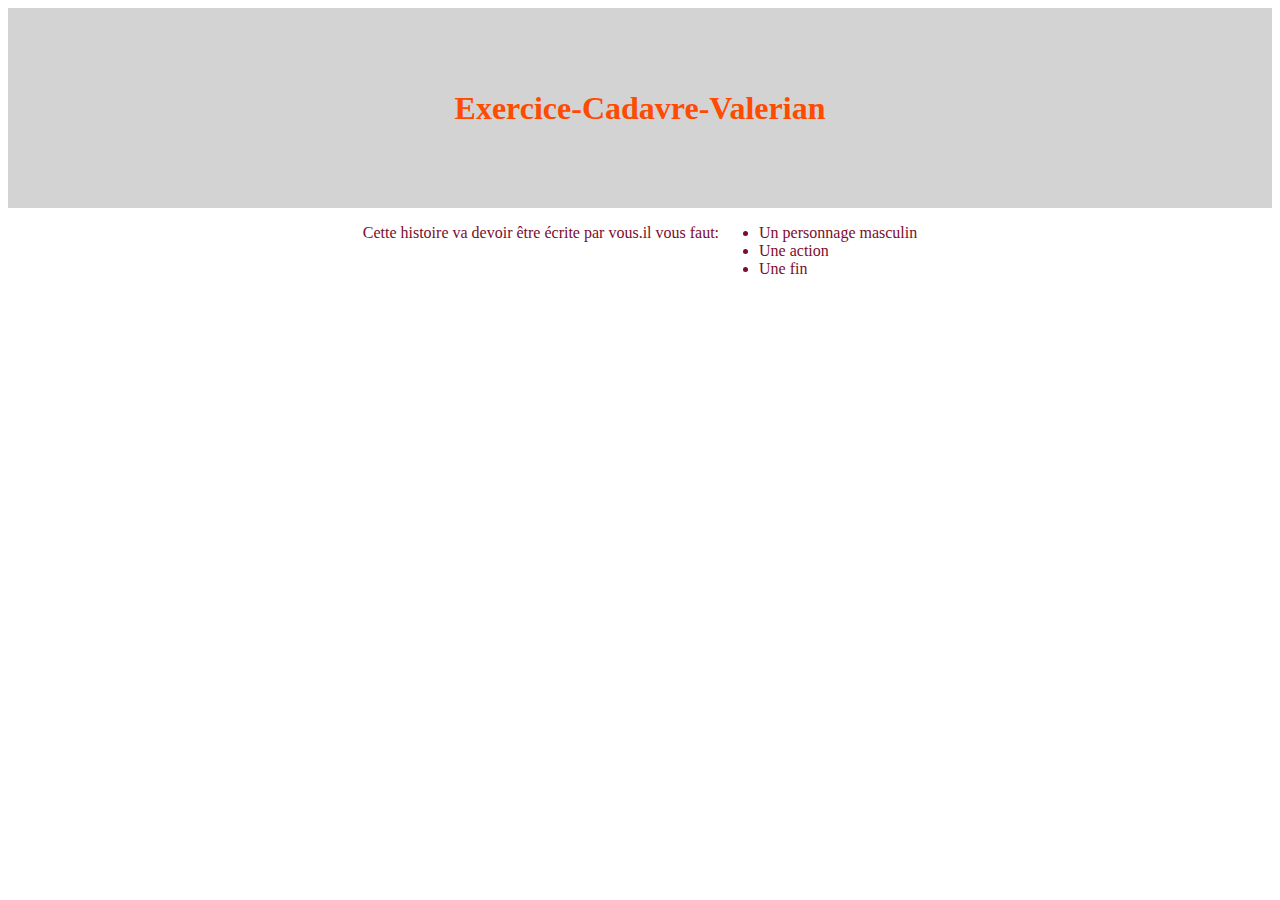
<file: index.html>
<!DOCTYPE html>
<html lang="en">
<head>
  <meta charset="UTF-8">
  <meta name="viewport" content="width=device-width, initial-scale=1.0">
  <meta http-equiv="X-UA-Compatible" content="ie=edge">
  <title>index</title>
  <link rel="stylesheet" type="text/css" href="style.css">
</head>

<body>
<div class=header>
  <h1>Exercice-Cadavre-Valerian</h1>
</div>

<div class=text>
  <p>Cette histoire va devoir être écrite par vous.</p>
  <p>il vous faut:</p>
  <div class=list>
  <ul>
    <li>Un personnage masculin</li>
    <li>Une action</li>
    <li>Une fin</li>

  </ul>

</div>
</div>



</body>
</html>
</file>
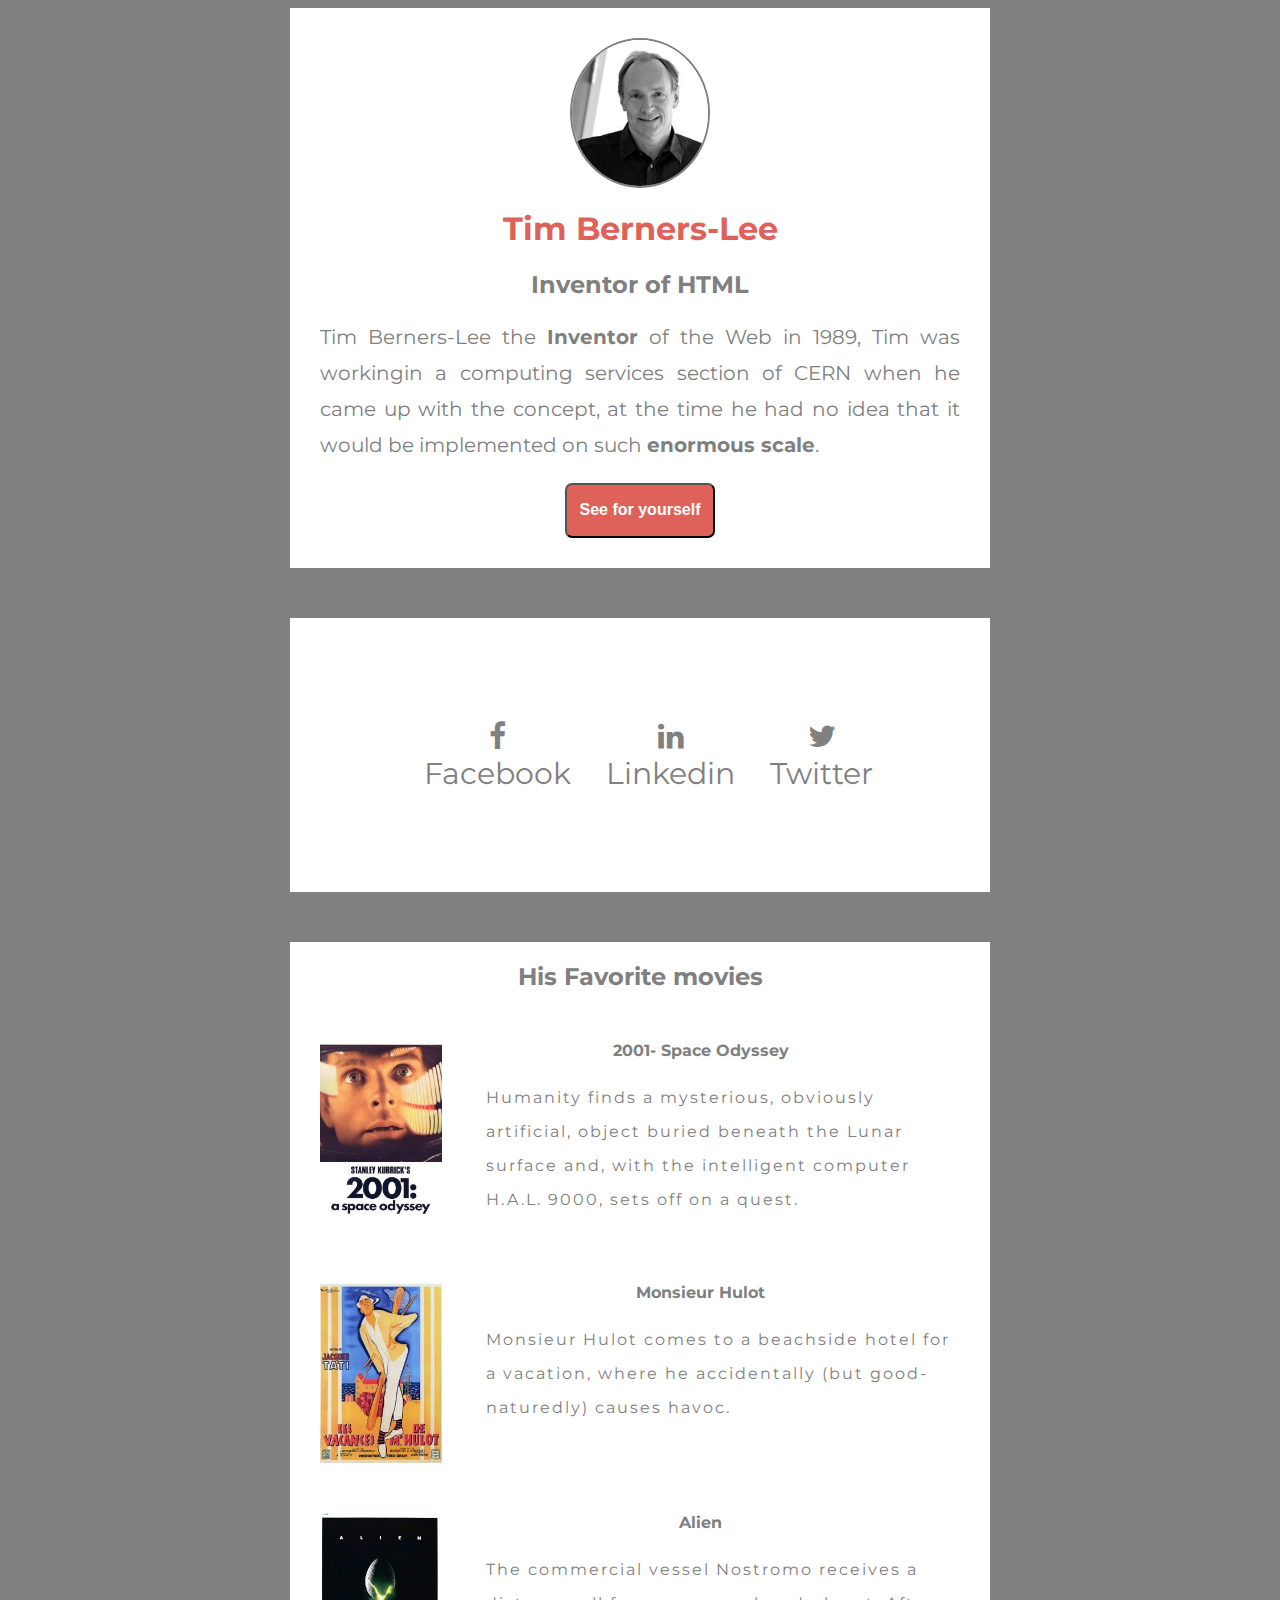
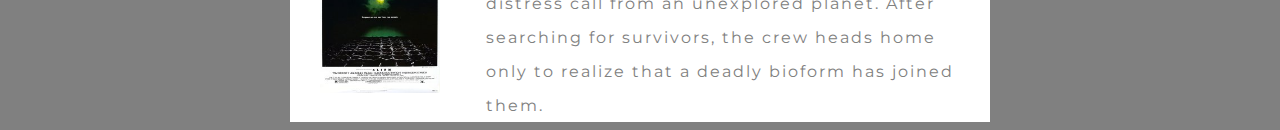
<file: Starting-Web-Development/index.html>
<!DOCTYPE html>
<html lang="en">
<head>
  <meta charset="UTF-8">
  <meta name="viewport" content="width=device-width, initial-scale=1">
  <meta http-equiv="X-UA-Compatible" content="ie=edge">
  <link rel="stylesheet" type="text/css" href="style.css">
  <link href="https://maxcdn.bootstrapcdn.com/font-awesome/4.7.0/css/font-awesome.min.css" rel="stylesheet"
integrity="sha384-wvfXpqpZZVQGK6TAh5PVlGOfQNHSoD2xbE+QkPxCAFlNEevoEH3Sl0sibVcOQVnN" crossorigin="anonymous">

  <title>Berners-Lee</title>
  <link href="https://fonts.googleapis.com/css?family=Open+Sans|Open+Sans+Condensed:300" rel="stylesheet"> 
  <link rel="stylesheet" href="http://fonts.googleapis.com/css?family=Open+Sans:400,300,700|Montserrat:400,700">
</head>
<body>
<div class=container>
	<div class="header section">
		<img src="image/1.jpg"/>
		<h1>Tim Berners-Lee</h1>
		<h2>Inventor of HTML</h2>
		<p class="p">Tim Berners-Lee the <strong>Inventor</strong>  of the Web in 1989, Tim was workingin a computing services section of CERN when he came up with the concept, at the time he had no idea that it would be implemented on such <strong>enormous scale</strong>.</p>
		<button>See for yourself</button>
	</div>
	<div class="social section">
	<div class=icon>
		<ul>
			<li><a href="#"><i class="fa fa-facebook " aria-hidden="true"></i> <br>Facebook</a></li>
			<li><a href=""><i class="fa fa-linkedin " aria-hidden="true"></i> <br>Linkedin</a></li>
			<li><a href=""><i class="fa fa-twitter " aria-hidden="true"></i> <br>Twitter</a></li>
		</ul>
	</div>
		
		
	</div>
	<div class="movies section">
			<h2>His Favorite movies</h2>
			<div class=movie>
				<div class=img><img src="image/2.jpg"/></div>
				<div class=inMovie>
					<h4>2001- Space Odyssey</h4>
					<p>Humanity finds a mysterious, obviously artificial, object buried beneath the Lunar surface and, with
                    the intelligent computer H.A.L. 9000, sets off on a quest.</p>
				</div>
			</div>
			<div class=clear>	</div>
			<div class=movie>
				<div class=img><img src="image/3.jpg"/></div>
				<div class=inMovie>
					<h4>Monsieur Hulot</h4>
					<p>Monsieur Hulot comes to a beachside hotel for a vacation, where he accidentally (but good-naturedly)
                    causes havoc.</p>
				</div>
			</div>
			<div class=clear>	</div>
			<div class=movie>
				<div class=img><img src="image/4.jpg"/></div>
				<div class=inMovie>
					<h4>Alien</h4>
					<p>The commercial vessel Nostromo receives a distress call from an unexplored planet.
                    After searching for survivors, the crew heads home only to realize that a deadly bioform has joined
                    them.</p>
				</div>
			</div>
		</div>
</div>
</body>
</html>
</file>
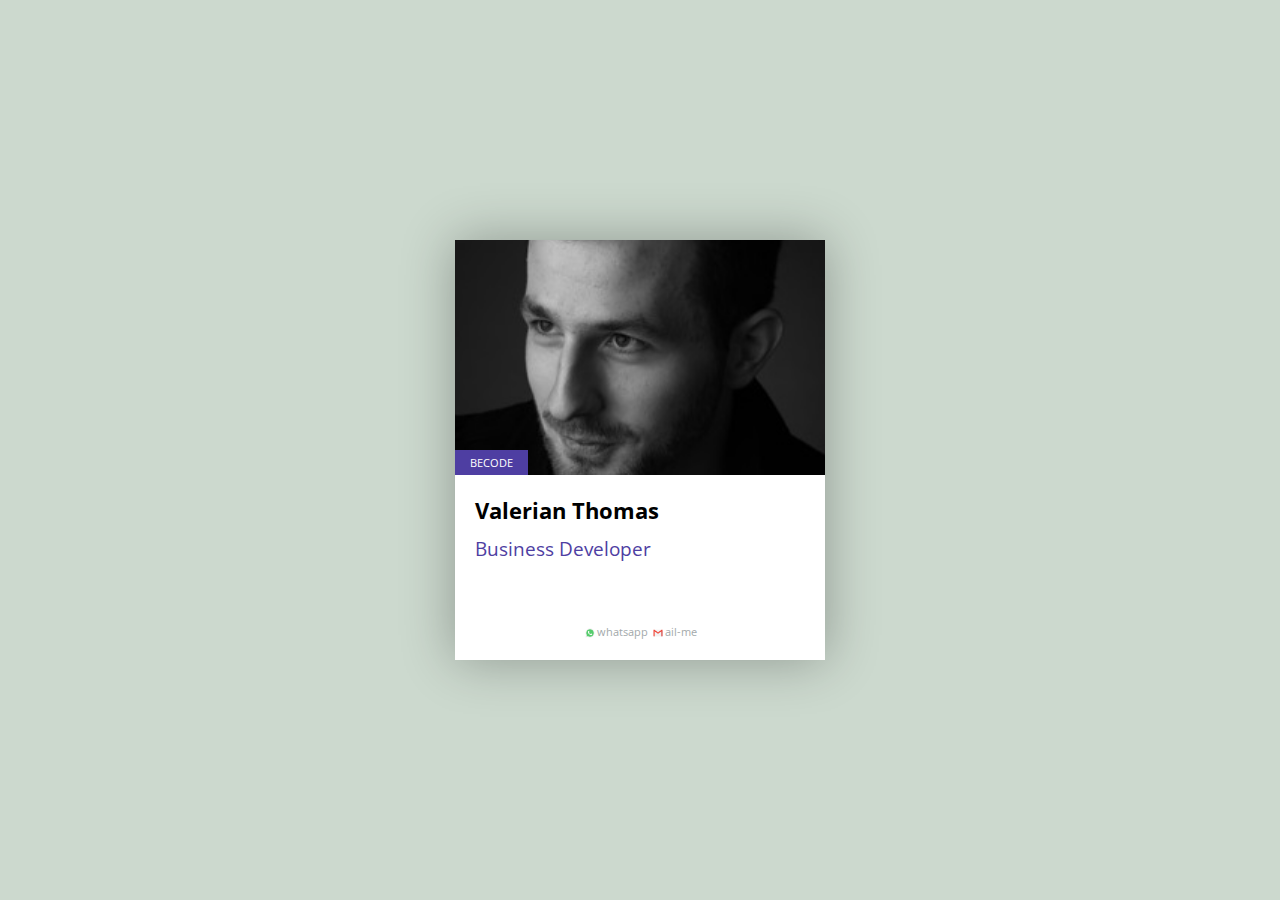
<file: Vcard/index.html>
<!DOCTYPE html>
<html lang="en">
<head>
  <meta charset="UTF-8">
  <meta name="viewport" content="width=device-width, initial-scale=1">
  <meta http-equiv="X-UA-Compatible" content="ie=edge">
  <link rel="stylesheet" type="text/css" href="style.css">
  <title>Vcard</title>
  <link href="https://fonts.googleapis.com/css?family=Open+Sans|Open+Sans+Condensed:300" rel="stylesheet"> 
</head>
<body>
	<article class= card>
		<div class=card__thumb>
			<img src="img/photo.jpg"/>
		</div>
		
		<div class=body>
			<div class=category>
				<a href="#">BeCode</a>
			</div>
			<h2 class=title><a href="#">Valerian Thomas</a></h2>
			<div class=subtitle>Business Developer</div>
				<div class=description>
				<p>
				Hello there! I am a Business and Web developer from Belgium. If you are looking for some help in creating and launching your business , your are at the write place. Feel free to contact me: <br>
				phone: +32 478 77 33 36 <br>
				LinkedIn: <a href="#">Valerian Thomas</a> 
				</p>
				</div>	
		</div>
		<footer class=footer>
			<span class=icon1><img src="img/whatsapp.png"/></span><a href="#">whatsapp</a>
			<span class=icon2><img src="img/gmail.png"/></span><a href="mailto:thomasvalerian93@gmail.com">ail-me</a>

		</footer>
	</article>
</body>
</html>
</file>
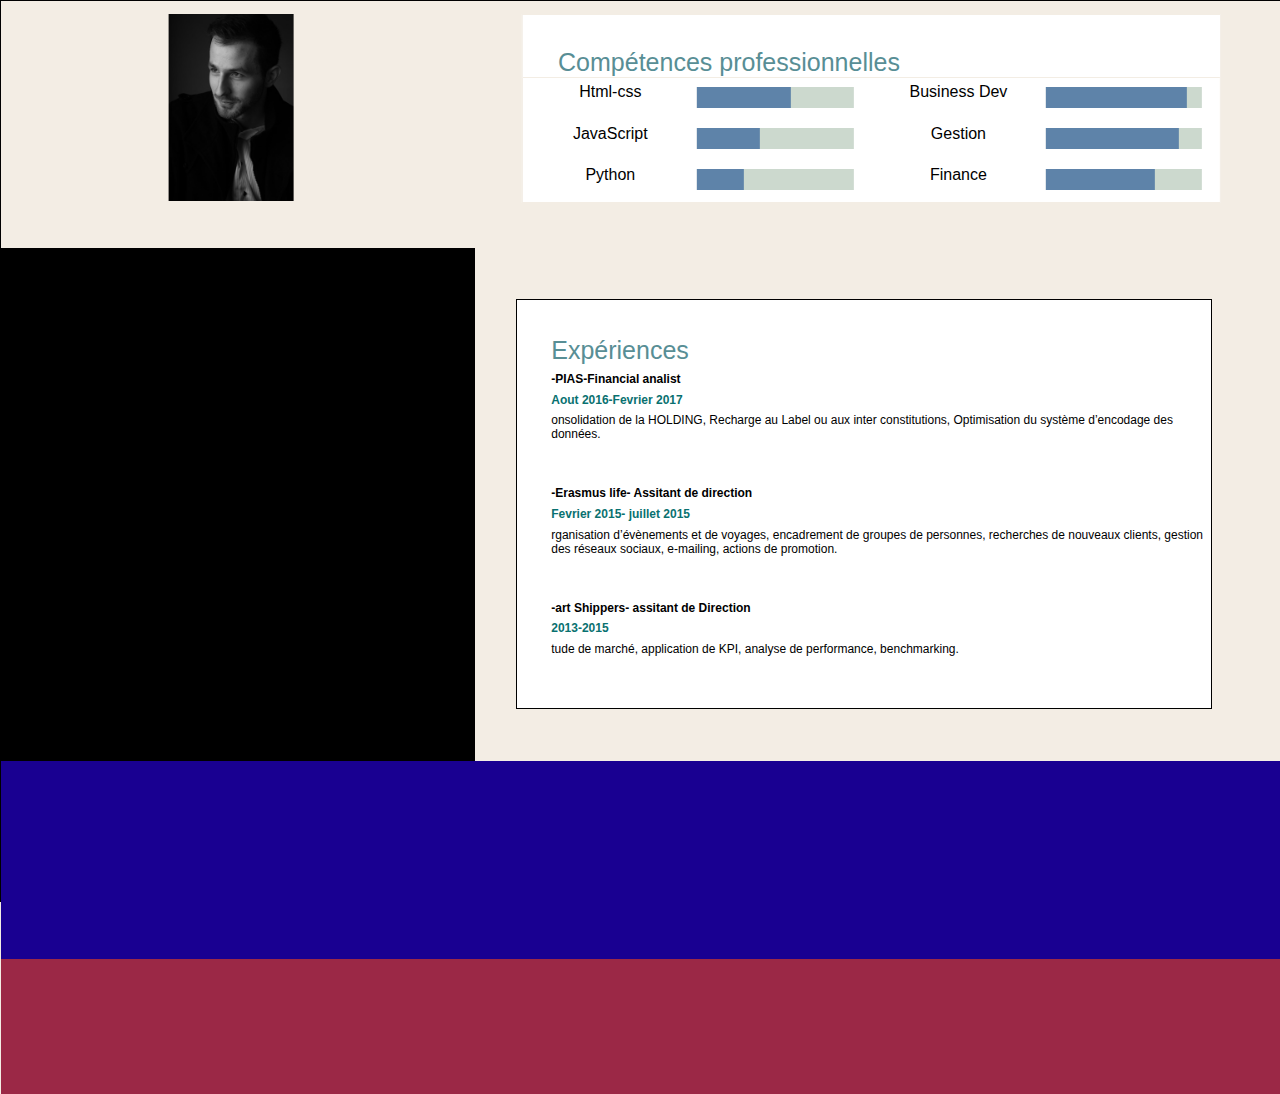
<file: Mon-Cv/cv.html>
<!DOCTYPE html>
<html lang="en">

<head>
  <meta charset="UTF-8">
  <meta name="viewport" content="width=device-width, initial-scale=1.0">
  <meta http-equiv="X-UA-Compatible" content="ie=edge">
  <link type="text/css" rel="stylesheet" href="style.css">
  <title>Document</title>
</head>

<body>

  <div class=div1>
    <div class="picture">
      <img src="img/photo.jpg" alt="">
    </div>
    <div class="experience">
      <div class="wrapper">
        <div class=wrap-title>
          <p>Compétences professionnelles</p>
        </div>
        <div class=exp-box>
          <div class=left-exp>
            <div>Html-css</div>
            <div>
              <div class=grey>
                <div class=blue1></div>
              </div>
            </div>
            <div>JavaScript</div>
            <div>
              <div class=grey>
                <div class=blue2></div>
              </div>
            </div>
            <div>Python</div>
            <div>
              <div class=grey>
                <div class=blue3></div>
              </div>
            </div>
          </div>




          <div class=right-exp>
            <div>Business Dev</div>
            <div>
              <div class=grey>
                <div class=blue4></div>
              </div>
            </div>
            <div>Gestion</div>
            <div>
              <div class=grey>
                <div class=blue5></div>
              </div>
            </div>
            <div>Finance</div>
            <div>
              <div class=grey>
                <div class=blue6></div>
              </div>
            </div>
          </div>
        </div>

      </div>
    </div>
    <div class="clear">

    </div>
  </div>





  <div class=div2>
    <div class="secondLeft"></div>
    <div class=secondRight>
      <div class="InsideRight">
        <div class=insideHeader>Expériences</div>
        <div class=part1>
          <h1> -PIAS-Financial analist</h1>
          <h3>Aout 2016-Fevrier 2017</h3>
          <p>onsolidation de la HOLDING, Recharge au Label ou aux inter constitutions, Optimisation du système d’encodage des données. </p>
        </div>
        <div class=part2>
          <h1>-Erasmus life- Assitant de direction</h1>
          <h3>Fevrier 2015- juillet 2015</h3>
          <p>rganisation d’évènements et de voyages, encadrement de groupes de personnes, recherches de nouveaux clients, gestion des réseaux sociaux, e-mailing, actions de promotion.</p>
        </div>
        <div class=part3>
          <h1>-art Shippers- assitant de Direction</h1>
          <h3>2013-2015</h3>
          <p>tude de marché, application de KPI, analyse de performance, benchmarking. </p>
        </div>

      </div>
    </div>

  </div>










  <div class=div3></div>
  <div class=div4></div>

</body>

</html>
</file>
<file: style.css>
.header{
   display: flex;
   width:null;
   height: 200px;
   background-color: lightgrey;
   justify-content: center;
   align-items: center;
   color: rgb(255, 75, 0);


}
.text{
  font: 25px;
  display: flex;
  width: null;
  heignt: 100px;
  justify-content: center;
  color: rgb(124, 12,45);



}
.list{
  display: flex;
  width: null;
  height: 120px;
  justify-content: center;
  align-items: flex-start;
}
</file>
<file: Starting-Web-Development/style.css>
*{box-sizing: border-box;}
body{
    background: grey;
    font-family: Montserrat, sans-serif;
    color:grey;
}
.container{
    width:700px;
    margin:0 auto;
    display: grid;
    grid-row-gap:25px;

}
.section{
    background-color: #fff;
    display: block;
    margin-bottom: 25px;
    padding: 30px;
}
.header h1, h2{
    text-align: center;
}

.header h1{
    color:#df625a;
}

.header p{

    line-height: 1.8em;
    font-size: 1.25em;
    text-align: justify;

   }

.header img{
    display: block;
    margin:0 auto;
    border-radius:50%;
    height: 150px;
    border:solid 2px grey;
    margin-bottom: 15px;
}

button{
    display: block;
    width: 150px;
    margin: 0 auto;
    background-color: #df625a;
    color: #fff;
    border-radius: 7px;
    font-size: 16px;
    font-weight: bold;
    margin-left: auto;
    margin-right: auto;
   height: 55px;
}


.social ul, li{
    text-align: center;
    font-size: 30px;


}


.social ul{
    display: flex;
  
    width: 80%;
    margin: 70px auto;
    list-style-type: none;
    color: #CCCCCC;
}

.social li{
 margin-right: 35px;
}

.icon {
        display: flex;
        justify-content:space-between;
        align-items: center;


}

.icon a{
    text-decoration: none;
    color:grey;

}

.movies{
    height: 780px;
    margin-bottom: auto;
    margin-top: auto;
    padding:0 30px;
}

.movie img{
    float:left;
    height: 180px;
}


.movie p{
 margin-left: 61px;

    padding-left: 105px;
    line-height: 34px;
    letter-spacing: 2px;
    
}

.clear{
    clear: left;
}


.movie h4{
    text-align: center;
    margin-left: 50px;
}


.inMovie{
    margin-top: 50px;
}
</file>
<file: Vcard/style.css>
* {
    box-sizing: border-box;
}

body{
	font-family: Open Sans;
	font-size: 16px;
	line-height: 1.4;
	background-color: #CCD9CE;

}

.card{
	position:absolute;
	width:370px;
	height: auto;
	overflow: hidden;

	top:50%;
	left:50%;
	transform:translateX(-50%) translateY(-50%);
	background-color: #fff;
	box-shadow: 0px 0px 50px rgba(0,0,0, 0.3);


	
}

.card a{
	color:inherit;
	text-decoration: none;
}



.date{
	position:absolute;
	display: block;
	top:20px;
	right:20px;
	width:45px;
	padding-top:10px;
	height: 45px;
	background: #4E3EA2;
	border-radius:50px;
	text-align:center;
	line-height: 13px;
	font-weight: bold;
}
.month{
	
text-transform:uppercase;
}

.card__thumb{
	height:235px;
	overflow:hidden;
	background-color: #000;
	transition:height 0.3s;
}

img{
	display: block;
	opacity:1;
	width: 235;
	height: 370;

	
	transition: opacity 0.3s, transform 0.3s;
	transform: scale(1.5);
}

.card:hover .card__thumb img{
	opacity: 0.6;
	transform: scale(1.3);

	
}



.card:hover .card__thumb {
	height: 90px;
}

.card:hover .body{
	height:330px;
}


.body{
	position:relative;
	padding:20px;
	height: 185px;
	transition: height 0.3s;
}
.category{
	position: absolute;
	height: 25px;
	padding:0 15px;
	background-color: #4E3EA2;
	color:#fff;
	font-size: 11px;
	line-height: 25px;
	text-transform: uppercase;
	left:0;
	top:-25px;
	text-align: center;

}


.title{
	margin:0;
	padding: 0 0 10px 0;
	font-size:22px;
	color:#000;
	font-weight:bold;
}

.subtitle{
	color:#4E3EA2;
	font-size: 19px;
	padding-bottom:10px;
}

.descritpion{
	color:#fff;
	font-size: 14px;
	line-height:27px;
	opacity: 0;


}



.footer{
	position:absolute;
	bottom:20px;
	left:20px;
	right:20px;
	font-size: 11px;
	color:#A3A9AB;
	text-align: center;
}

span{
	margin:right:2px;
	display: inline-block;
	vertical-align: middle;
}

footer img{

	width: 14px;
	height: 14px;
	padding:4px;
}

p{
	color: #fff;
	transition:color 0.3s;
}

.card:hover p{
	color:#000;
}
</file>
<file: Mon-Cv/style.css>
* {
  margin: 0;
  padding: 0;
}

body {
  width: 100%;
  height: 100vh;
  border-style: solid;
  border-width: 1px;
  border-color: #000;
  background: #F3EDE4;
  font-family: sans-serif;
}

.div1 {
  width: 100%;
  height: 26%;
  margin-bottom: 1%;
}

.experience {
  width: 64%;
  height: 100%;
  float: right;
  padding-top: 1%;
}

.wrapper {
  display: grid;
  width: 85%;
  height: 80%;
  grid-template-rows: 34% 66%;
  margin-left: 50%;
  transform: translate(-50%);
  background-color: #fff;
  border-style: solid;
  border-width: 1px;
  border-color: #F3EDE4
}

.wrap-title {
  grid-row: 1/2;
  background-color: #fff;
  display: flex;
  justify-content: flex-start;
  align-items: flex-end;
  padding-left: 5%;
  border-bottom: solid;
  border-width: 1px;
  border-color: #F3EDE4;
}

.wrap-title p {
  display: block;
  font-size: 25px;
  margin-top: 2%;
  color: #588E95;
}

.exp-box {
  grid-row: 2/3;
  display: grid;
  grid-template-columns: 50% 50%;
}

.left-exp {
  display: grid;
  grid-column: 1/2;
  grid-template-rows: 33.333% 33.333% 33.334%;
  grid-template-columns: 50% 50%;
}

.left-exp div {
  text-align: center;
  line-height: 176%;
}

.left-exp div:nth-child(1) {
  grid-column: 1/2;
  grid-row: 1/2;
}

.left-exp div:nth-child(2) {
  grid-column: 2/3;
  grid-row: 1/2;
}

.left-exp div:nth-child(3) {
  grid-column: 1/2;
  grid-row: 2/3;
}

.left-exp div:nth-child(4) {
  grid-column: 2/3;
  grid-row: 2/3;
}

.left-exp div:nth-child(5) {
  grid-column: 1/2;
  grid-row: 3/4;
}

.left-exp div:nth-child(6) {
  grid-column: 2/3;
  grid-row: 3/4;
}

.grey {
  width: 90%;
  height: 50%;
  background-color: #CCD9CE;
  margin-top: 5%;
}

.blue1, .blue2, .blue3, .blue4, .blue5, .blue6 {
  height: 100%;
  background-color: #5E83A9;
}

.blue1 {
  width: 60%;
}

.blue2 {
  width: 40%;
}

.blue3 {
  width: 30%;
}

.blue4 {
  width: 90%;
}

.blue5 {
  width: 85%;
}

.blue6 {
  width: 70%;
}

.right-exp {
  display: grid;
  grid-column: 2/3;
  grid-template-rows: 33.333% 33.333% 33.334%;
  grid-template-columns: 50% 50%;
}

.right-exp div {
  text-align: center;
  line-height: 176%;
}

.right-exp div:nth-child(1) {
  grid-column: 1/2;
  grid-row: 1/2;
}

.right-exp div:nth-child(2) {
  grid-column: 2/3;
  grid-row: 1/2;
}

.right-exp div:nth-child(3) {
  grid-column: 1/2;
  grid-row: 2/3;
}

.right-exp div:nth-child(4) {
  grid-column: 2/3;
  grid-row: 2/3;
}

.right-exp div:nth-child(5) {
  grid-column: 1/2;
  grid-row: 3/4;
}

.right-exp div:nth-child(6) {
  grid-column: 2/3;
  grid-row: 3/4;
}

.picture {
  width: 36%;
  height: 100%;
  float: left;
  padding-top: 1%;
}

.picture img {
  display: block;
  height: 80%;
  width: auto;
  margin-left: 50%;
  transform: translate(-50%);
}

.clear {
  clear: both;
}

.div2 {
  width: 100%;
  height: 57%;

  display: grid;
  grid-template-columns: 37% 64%;
}

.secondLeft {
  display:grid;
  grid-template-columns: repeat(10,10%);
  grid-column: 1/2;
  background: #000;
}

.secondRight {
  display: grid;
  grid-column: 2/3;

  grid-template-columns: 5% 85% 10%;
  grid-template-rows: 10% 80% 10%;
}

.InsideRight {
  grid-column: 2/3;
  grid-row: 2/3;
  background: #fff;

  border-style: solid;
  border-width: 1px;
  display:grid;
  grid-template-rows: 16% repeat(4,28%);


}

.InsideRight h1{
  font-size: 12px;
  margin-top:1%;
}
.InsideRight h3{
  font-size: 12px;
  margin-top:1%;
  margin-bottom: 1%;
  color:#097170;
}

.InsideRight p{
  font-size: 12px;
}

.insideHeader{
  grid-row: 1/2;
  display: flex;
  font-size: 25px;
  margin-top: 2%;
  color: #588E95;
  justify-content: flex-start;
  align-items: flex-end;
  padding-left: 5%;
}
.part1{
  grid-row: 2/3;
  padding-left: 5%;
}
.part2{
  grid-row: 3/4;
  padding-left: 5%;
}
.part3{
  grid-row: 4/5;
  padding-left: 5%;
}



.div3 {
  width: 100%;
  height: 22%;
  background-color: rgb(25, 0, 145);
}

.div4 {
  width: 100%;
  height: 15%;
  background-color: rgb(155, 40, 70);
}
</file>
